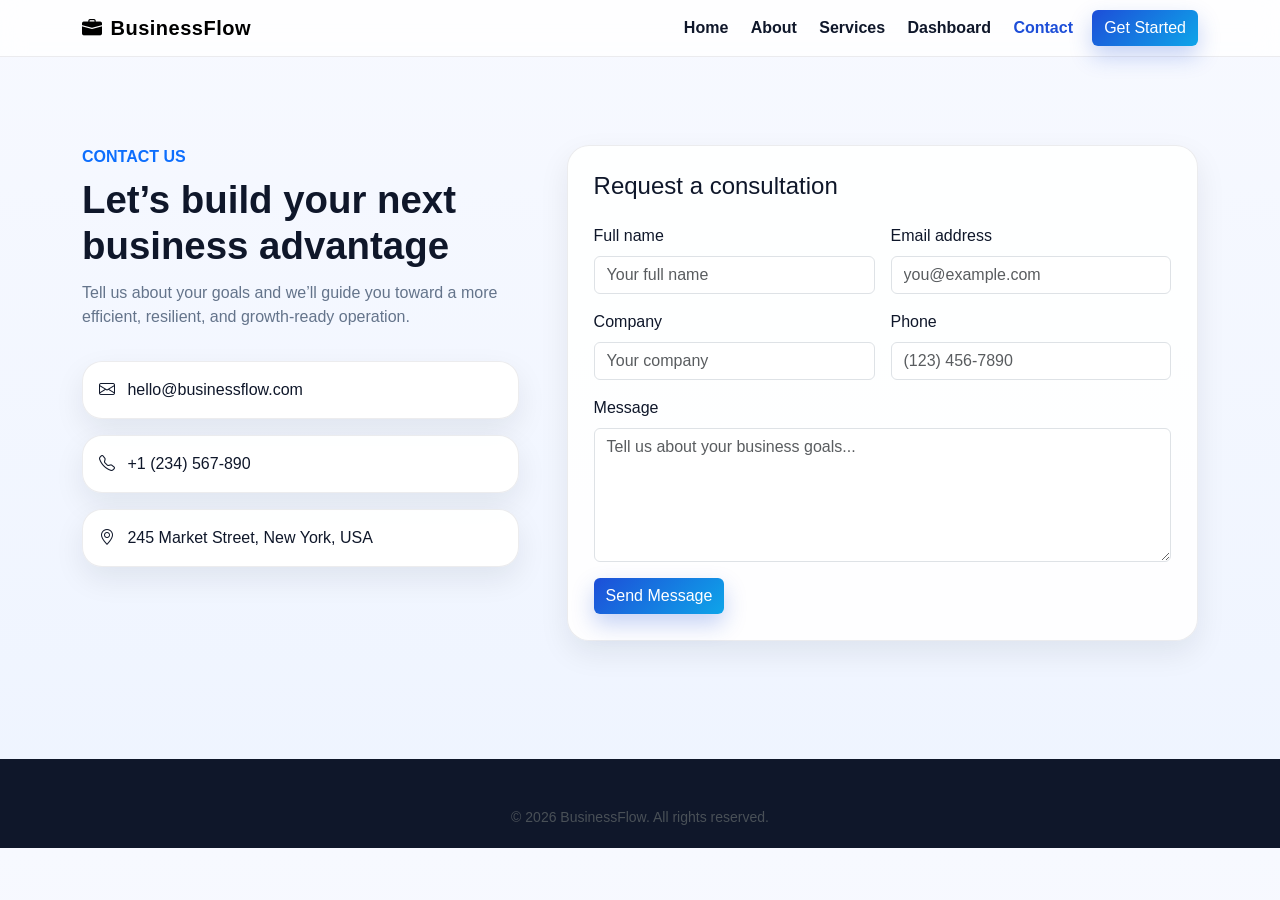
<file: contact.html>
<!DOCTYPE html>
<html lang="en">
  <head>
    <meta charset="UTF-8" />
    <meta name="viewport" content="width=device-width, initial-scale=1.0" />
    <title>Contact | BusinessFlow</title>
    <link href="https://cdn.jsdelivr.net/npm/bootstrap@5.3.3/dist/css/bootstrap.min.css" rel="stylesheet" />
    <link rel="stylesheet" href="https://cdn.jsdelivr.net/npm/bootstrap-icons@1.11.3/font/bootstrap-icons.min.css" />
    <link rel="stylesheet" href="styles.css" />
  </head>
  <body>
    <nav class="navbar navbar-expand-lg sticky-top">
      <div class="container">
        <a class="navbar-brand" href="index.html"><i class="bi bi-briefcase-fill me-2"></i>BusinessFlow</a>
        <button class="navbar-toggler" type="button" data-bs-toggle="collapse" data-bs-target="#mainNav">
          <span class="navbar-toggler-icon"></span>
        </button>
        <div class="collapse navbar-collapse" id="mainNav">
          <ul class="navbar-nav ms-auto align-items-lg-center">
            <li class="nav-item"><a class="nav-link" href="index.html">Home</a></li>
            <li class="nav-item"><a class="nav-link" href="about.html">About</a></li>
            <li class="nav-item"><a class="nav-link" href="services.html">Services</a></li>
            <li class="nav-item"><a class="nav-link" href="dashboard.html">Dashboard</a></li>
            <li class="nav-item"><a class="nav-link active" href="contact.html">Contact</a></li>
            <li class="nav-item ms-lg-2"><a class="btn btn-primary" href="dashboard.html">Get Started</a></li>
          </ul>
        </div>
      </div>
    </nav>

    <main class="page-shell">
      <section class="container py-5">
        <div class="row g-5 align-items-start">
          <div class="col-lg-5">
            <p class="text-primary fw-bold mb-2">CONTACT US</p>
            <h1 class="section-title">Let’s build your next business advantage</h1>
            <p class="section-subtitle">Tell us about your goals and we’ll guide you toward a more efficient, resilient, and growth-ready operation.</p>
            <div class="d-grid gap-3 mt-4">
              <div class="inline-card p-3">
                <i class="bi bi-envelope me-2"></i> hello@businessflow.com
              </div>
              <div class="inline-card p-3">
                <i class="bi bi-telephone me-2"></i> +1 (234) 567-890
              </div>
              <div class="inline-card p-3">
                <i class="bi bi-geo-alt me-2"></i> 245 Market Street, New York, USA
              </div>
            </div>
          </div>
          <div class="col-lg-7">
            <div class="form-card">
              <h4 class="mb-4">Request a consultation</h4>
              <form id="contactForm">
                <div class="row g-3">
                  <div class="col-md-6">
                    <label class="form-label">Full name</label>
                    <input type="text" class="form-control" placeholder="Your full name" required />
                  </div>
                  <div class="col-md-6">
                    <label class="form-label">Email address</label>
                    <input type="email" class="form-control" placeholder="you@example.com" required />
                  </div>
                  <div class="col-md-6">
                    <label class="form-label">Company</label>
                    <input type="text" class="form-control" placeholder="Your company" />
                  </div>
                  <div class="col-md-6">
                    <label class="form-label">Phone</label>
                    <input type="tel" class="form-control" placeholder="(123) 456-7890" />
                  </div>
                  <div class="col-12">
                    <label class="form-label">Message</label>
                    <textarea class="form-control" rows="5" placeholder="Tell us about your business goals..." required></textarea>
                  </div>
                  <div class="col-12">
                    <button type="submit" class="btn btn-primary">Send Message</button>
                  </div>
                </div>
              </form>
            </div>
          </div>
        </div>
      </section>
    </main>

    <footer class="footer">
      <div class="container">
        <div class="text-center small text-light-emphasis">© 2026 BusinessFlow. All rights reserved.</div>
      </div>
    </footer>

    <script src="https://cdn.jsdelivr.net/npm/bootstrap@5.3.3/dist/js/bootstrap.bundle.min.js"></script>
    <script src="script.js"></script>
  </body>
</html>
</file>
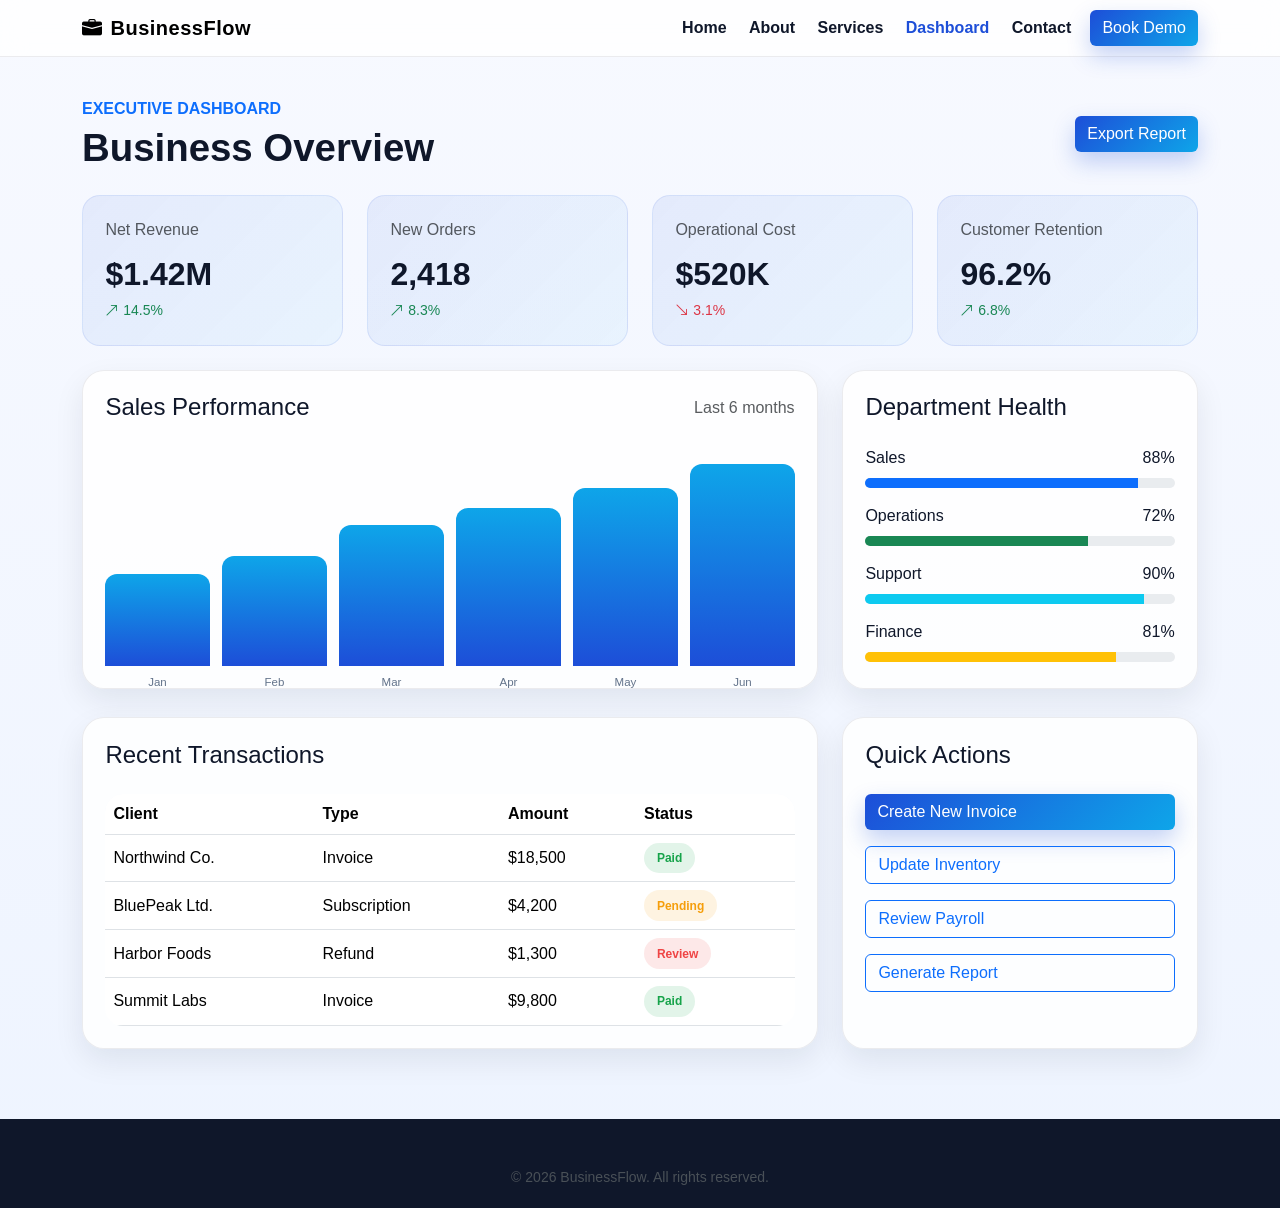
<file: dashboard.html>
<!DOCTYPE html>
<html lang="en">
  <head>
    <meta charset="UTF-8" />
    <meta name="viewport" content="width=device-width, initial-scale=1.0" />
    <title>Dashboard | BusinessFlow</title>
    <link href="https://cdn.jsdelivr.net/npm/bootstrap@5.3.3/dist/css/bootstrap.min.css" rel="stylesheet" />
    <link rel="stylesheet" href="https://cdn.jsdelivr.net/npm/bootstrap-icons@1.11.3/font/bootstrap-icons.min.css" />
    <link rel="stylesheet" href="styles.css" />
  </head>
  <body>
    <nav class="navbar navbar-expand-lg sticky-top">
      <div class="container">
        <a class="navbar-brand" href="index.html"><i class="bi bi-briefcase-fill me-2"></i>BusinessFlow</a>
        <button class="navbar-toggler" type="button" data-bs-toggle="collapse" data-bs-target="#mainNav">
          <span class="navbar-toggler-icon"></span>
        </button>
        <div class="collapse navbar-collapse" id="mainNav">
          <ul class="navbar-nav ms-auto align-items-lg-center">
            <li class="nav-item"><a class="nav-link" href="index.html">Home</a></li>
            <li class="nav-item"><a class="nav-link" href="about.html">About</a></li>
            <li class="nav-item"><a class="nav-link" href="services.html">Services</a></li>
            <li class="nav-item"><a class="nav-link active" href="dashboard.html">Dashboard</a></li>
            <li class="nav-item"><a class="nav-link" href="contact.html">Contact</a></li>
            <li class="nav-item ms-lg-2"><a class="btn btn-primary" href="contact.html">Book Demo</a></li>
          </ul>
        </div>
      </div>
    </nav>

    <main class="dashboard-shell">
      <div class="container">
        <div class="d-flex justify-content-between align-items-center flex-wrap gap-3 mb-4">
          <div>
            <p class="text-primary fw-bold mb-1">EXECUTIVE DASHBOARD</p>
            <h1 class="section-title mb-0">Business Overview</h1>
          </div>
          <button class="btn btn-primary">Export Report</button>
        </div>

        <div class="row g-4 mb-4">
          <div class="col-md-6 col-xl-3">
            <div class="kpi-card h-100">
              <p class="text-muted mb-2">Net Revenue</p>
              <div class="kpi-figure">$1.42M</div>
              <small class="text-success"><i class="bi bi-arrow-up-right"></i> 14.5%</small>
            </div>
          </div>
          <div class="col-md-6 col-xl-3">
            <div class="kpi-card h-100">
              <p class="text-muted mb-2">New Orders</p>
              <div class="kpi-figure">2,418</div>
              <small class="text-success"><i class="bi bi-arrow-up-right"></i> 8.3%</small>
            </div>
          </div>
          <div class="col-md-6 col-xl-3">
            <div class="kpi-card h-100">
              <p class="text-muted mb-2">Operational Cost</p>
              <div class="kpi-figure">$520K</div>
              <small class="text-danger"><i class="bi bi-arrow-down-right"></i> 3.1%</small>
            </div>
          </div>
          <div class="col-md-6 col-xl-3">
            <div class="kpi-card h-100">
              <p class="text-muted mb-2">Customer Retention</p>
              <div class="kpi-figure">96.2%</div>
              <small class="text-success"><i class="bi bi-arrow-up-right"></i> 6.8%</small>
            </div>
          </div>
        </div>

        <div class="row g-4">
          <div class="col-xl-8">
            <div class="content-panel h-100">
              <div class="d-flex justify-content-between align-items-center mb-4">
                <h4 class="mb-0">Sales Performance</h4>
                <span class="text-muted">Last 6 months</span>
              </div>
              <div class="chart-bars">
                <div class="bar" style="height: 42%;"><span>Jan</span></div>
                <div class="bar" style="height: 50%;"><span>Feb</span></div>
                <div class="bar" style="height: 64%;"><span>Mar</span></div>
                <div class="bar" style="height: 72%;"><span>Apr</span></div>
                <div class="bar" style="height: 81%;"><span>May</span></div>
                <div class="bar" style="height: 92%;"><span>Jun</span></div>
              </div>
            </div>
          </div>
          <div class="col-xl-4">
            <div class="content-panel h-100">
              <h4 class="mb-4">Department Health</h4>
              <div class="mb-3">
                <div class="d-flex justify-content-between"><span>Sales</span><span>88%</span></div>
                <div class="progress mt-2" style="height: 10px;">
                  <div class="progress-bar bg-primary" style="width: 88%"></div>
                </div>
              </div>
              <div class="mb-3">
                <div class="d-flex justify-content-between"><span>Operations</span><span>72%</span></div>
                <div class="progress mt-2" style="height: 10px;">
                  <div class="progress-bar bg-success" style="width: 72%"></div>
                </div>
              </div>
              <div class="mb-3">
                <div class="d-flex justify-content-between"><span>Support</span><span>90%</span></div>
                <div class="progress mt-2" style="height: 10px;">
                  <div class="progress-bar bg-info" style="width: 90%"></div>
                </div>
              </div>
              <div>
                <div class="d-flex justify-content-between"><span>Finance</span><span>81%</span></div>
                <div class="progress mt-2" style="height: 10px;">
                  <div class="progress-bar bg-warning" style="width: 81%"></div>
                </div>
              </div>
            </div>
          </div>
        </div>

        <div class="row g-4 mt-1">
          <div class="col-lg-8">
            <div class="content-panel">
              <h4 class="mb-4">Recent Transactions</h4>
              <div class="table-responsive">
                <table class="table align-middle mb-0">
                  <thead>
                    <tr>
                      <th>Client</th>
                      <th>Type</th>
                      <th>Amount</th>
                      <th>Status</th>
                    </tr>
                  </thead>
                  <tbody>
                    <tr>
                      <td>Northwind Co.</td>
                      <td>Invoice</td>
                      <td>$18,500</td>
                      <td><span class="status-badge status-paid">Paid</span></td>
                    </tr>
                    <tr>
                      <td>BluePeak Ltd.</td>
                      <td>Subscription</td>
                      <td>$4,200</td>
                      <td><span class="status-badge status-pending">Pending</span></td>
                    </tr>
                    <tr>
                      <td>Harbor Foods</td>
                      <td>Refund</td>
                      <td>$1,300</td>
                      <td><span class="status-badge status-low">Review</span></td>
                    </tr>
                    <tr>
                      <td>Summit Labs</td>
                      <td>Invoice</td>
                      <td>$9,800</td>
                      <td><span class="status-badge status-paid">Paid</span></td>
                    </tr>
                  </tbody>
                </table>
              </div>
            </div>
          </div>
          <div class="col-lg-4">
            <div class="content-panel h-100">
              <h4 class="mb-4">Quick Actions</h4>
              <div class="d-grid gap-3">
                <button class="btn btn-primary text-start">Create New Invoice</button>
                <button class="btn btn-outline-primary text-start">Update Inventory</button>
                <button class="btn btn-outline-primary text-start">Review Payroll</button>
                <button class="btn btn-outline-primary text-start">Generate Report</button>
              </div>
            </div>
          </div>
        </div>
      </div>
    </main>

    <footer class="footer">
      <div class="container">
        <div class="text-center small text-light-emphasis">© 2026 BusinessFlow. All rights reserved.</div>
      </div>
    </footer>

    <script src="https://cdn.jsdelivr.net/npm/bootstrap@5.3.3/dist/js/bootstrap.bundle.min.js"></script>
    <script src="script.js"></script>
  </body>
</html>
</file>
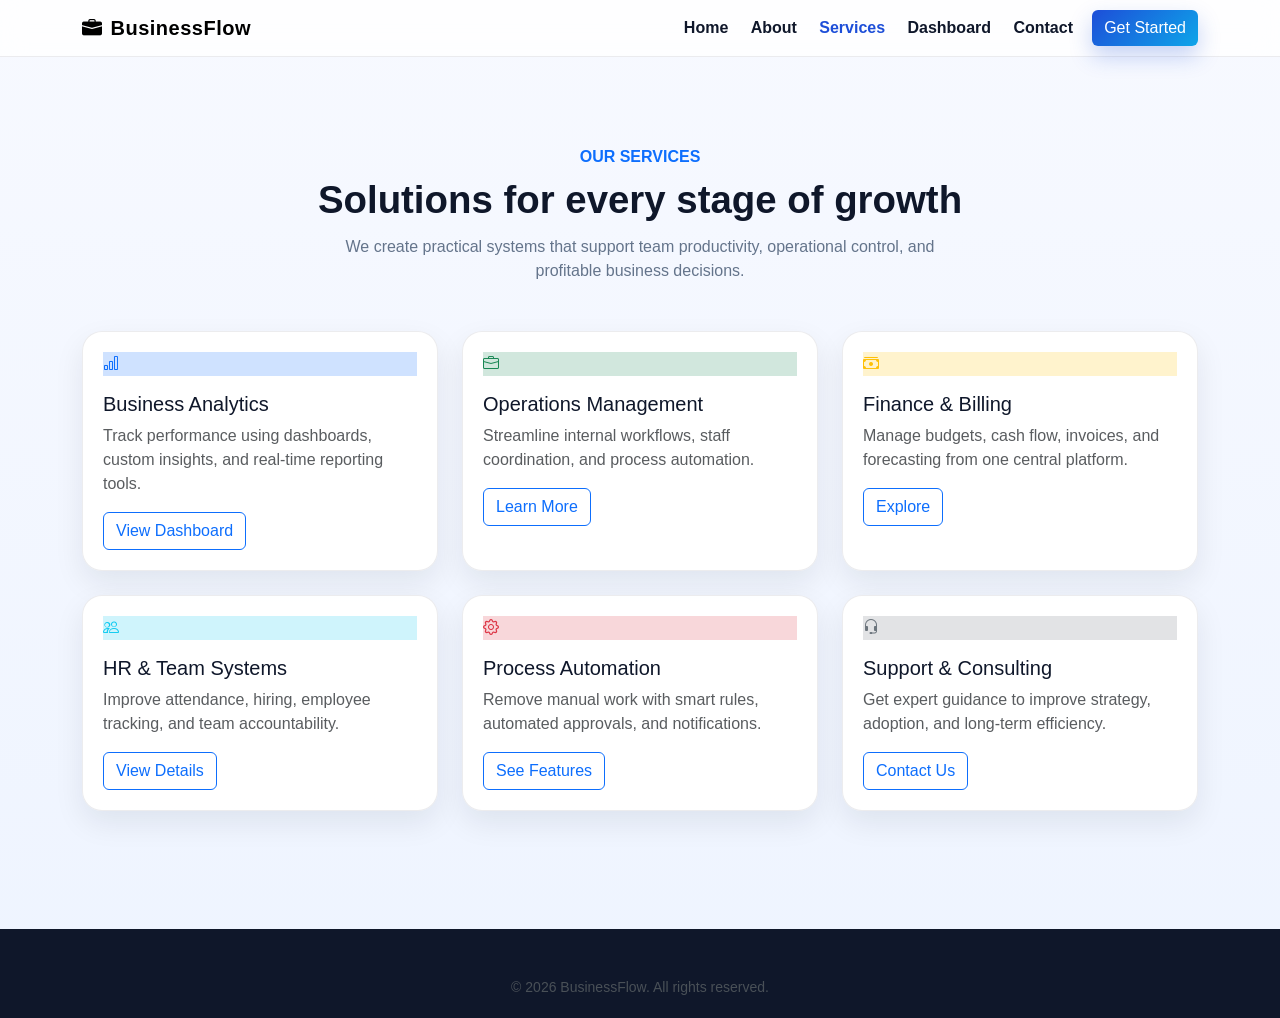
<file: services.html>
<!DOCTYPE html>
<html lang="en">
  <head>
    <meta charset="UTF-8" />
    <meta name="viewport" content="width=device-width, initial-scale=1.0" />
    <title>Services | BusinessFlow</title>
    <link href="https://cdn.jsdelivr.net/npm/bootstrap@5.3.3/dist/css/bootstrap.min.css" rel="stylesheet" />
    <link rel="stylesheet" href="https://cdn.jsdelivr.net/npm/bootstrap-icons@1.11.3/font/bootstrap-icons.min.css" />
    <link rel="stylesheet" href="styles.css" />
  </head>
  <body>
    <nav class="navbar navbar-expand-lg sticky-top">
      <div class="container">
        <a class="navbar-brand" href="index.html"><i class="bi bi-briefcase-fill me-2"></i>BusinessFlow</a>
        <button class="navbar-toggler" type="button" data-bs-toggle="collapse" data-bs-target="#mainNav">
          <span class="navbar-toggler-icon"></span>
        </button>
        <div class="collapse navbar-collapse" id="mainNav">
          <ul class="navbar-nav ms-auto align-items-lg-center">
            <li class="nav-item"><a class="nav-link" href="index.html">Home</a></li>
            <li class="nav-item"><a class="nav-link" href="about.html">About</a></li>
            <li class="nav-item"><a class="nav-link active" href="services.html">Services</a></li>
            <li class="nav-item"><a class="nav-link" href="dashboard.html">Dashboard</a></li>
            <li class="nav-item"><a class="nav-link" href="contact.html">Contact</a></li>
            <li class="nav-item ms-lg-2"><a class="btn btn-primary" href="dashboard.html">Get Started</a></li>
          </ul>
        </div>
      </div>
    </nav>

    <main class="page-shell">
      <section class="container py-5">
        <div class="text-center mb-5">
          <p class="text-primary fw-bold mb-2">OUR SERVICES</p>
          <h1 class="section-title">Solutions for every stage of growth</h1>
          <p class="section-subtitle mx-auto">We create practical systems that support team productivity, operational control, and profitable business decisions.</p>
        </div>

        <div class="row g-4">
          <div class="col-md-6 col-xl-4">
            <div class="product-card h-100">
              <div class="icon-box bg-primary-subtle text-primary mb-3"><i class="bi bi-bar-chart"></i></div>
              <h5>Business Analytics</h5>
              <p class="text-muted">Track performance using dashboards, custom insights, and real-time reporting tools.</p>
              <a href="dashboard.html" class="btn btn-outline-primary">View Dashboard</a>
            </div>
          </div>
          <div class="col-md-6 col-xl-4">
            <div class="product-card h-100">
              <div class="icon-box bg-success-subtle text-success mb-3"><i class="bi bi-briefcase"></i></div>
              <h5>Operations Management</h5>
              <p class="text-muted">Streamline internal workflows, staff coordination, and process automation.</p>
              <a href="dashboard.html" class="btn btn-outline-primary">Learn More</a>
            </div>
          </div>
          <div class="col-md-6 col-xl-4">
            <div class="product-card h-100">
              <div class="icon-box bg-warning-subtle text-warning mb-3"><i class="bi bi-cash-stack"></i></div>
              <h5>Finance & Billing</h5>
              <p class="text-muted">Manage budgets, cash flow, invoices, and forecasting from one central platform.</p>
              <a href="dashboard.html" class="btn btn-outline-primary">Explore</a>
            </div>
          </div>
          <div class="col-md-6 col-xl-4">
            <div class="product-card h-100">
              <div class="icon-box bg-info-subtle text-info mb-3"><i class="bi bi-people"></i></div>
              <h5>HR & Team Systems</h5>
              <p class="text-muted">Improve attendance, hiring, employee tracking, and team accountability.</p>
              <a href="dashboard.html" class="btn btn-outline-primary">View Details</a>
            </div>
          </div>
          <div class="col-md-6 col-xl-4">
            <div class="product-card h-100">
              <div class="icon-box bg-danger-subtle text-danger mb-3"><i class="bi bi-gear"></i></div>
              <h5>Process Automation</h5>
              <p class="text-muted">Remove manual work with smart rules, automated approvals, and notifications.</p>
              <a href="dashboard.html" class="btn btn-outline-primary">See Features</a>
            </div>
          </div>
          <div class="col-md-6 col-xl-4">
            <div class="product-card h-100">
              <div class="icon-box bg-secondary-subtle text-secondary mb-3"><i class="bi bi-headset"></i></div>
              <h5>Support & Consulting</h5>
              <p class="text-muted">Get expert guidance to improve strategy, adoption, and long-term efficiency.</p>
              <a href="contact.html" class="btn btn-outline-primary">Contact Us</a>
            </div>
          </div>
        </div>
      </section>
    </main>

    <footer class="footer">
      <div class="container">
        <div class="text-center small text-light-emphasis">© 2026 BusinessFlow. All rights reserved.</div>
      </div>
    </footer>

    <script src="https://cdn.jsdelivr.net/npm/bootstrap@5.3.3/dist/js/bootstrap.bundle.min.js"></script>
    <script src="script.js"></script>
  </body>
</html>
</file>
<file: styles.css>
:root {
  --primary: #1d4ed8;
  --primary-dark: #0f172a;
  --secondary: #0ea5e9;
  --success: #16a34a;
  --warning: #f59e0b;
  --danger: #ef4444;
  --light: #f8fafc;
  --muted: #64748b;
  --card: #ffffff;
  --bg: #eef4ff;
  --line: rgba(15, 23, 42, 0.08);
  --shadow: 0 12px 30px rgba(15, 23, 42, 0.08);
}

* {
  box-sizing: border-box;
}

html {
  scroll-behavior: smooth;
}

body {
  font-family: 'Segoe UI', Tahoma, Geneva, Verdana, sans-serif;
  background: linear-gradient(180deg, #f7f9ff 0%, #eef4ff 100%);
  color: var(--primary-dark);
}

img {
  max-width: 100%;
}

.navbar {
  background: rgba(255, 255, 255, 0.8);
  backdrop-filter: blur(12px);
  border-bottom: 1px solid var(--line);
}

.navbar-brand {
  font-weight: 800;
  letter-spacing: 0.5px;
}

.navbar-nav .nav-link {
  color: var(--primary-dark);
  font-weight: 600;
  margin: 0 0.2rem;
}

.navbar-nav .nav-link:hover,
.navbar-nav .nav-link.active {
  color: var(--primary);
}

.btn-primary {
  background: linear-gradient(135deg, var(--primary), var(--secondary));
  border: none;
  box-shadow: 0 10px 22px rgba(29, 78, 216, 0.25);
}

.btn-primary:hover {
  background: linear-gradient(135deg, #1e40af, #0284c7);
}

.hero-section {
  background: radial-gradient(circle at top left, rgba(14, 165, 233, 0.19), transparent 35%),
              linear-gradient(135deg, #edf5ff 0%, #ffffff 48%, #edf6ff 100%);
  padding: 100px 0 80px;
}

.hero-badge {
  display: inline-flex;
  align-items: center;
  gap: 0.5rem;
  background: rgba(29, 78, 216, 0.08);
  color: var(--primary);
  border: 1px solid rgba(29, 78, 216, 0.12);
  border-radius: 999px;
  padding: 0.5rem 0.9rem;
  font-size: 0.85rem;
  font-weight: 700;
}

.hero-title {
  font-size: clamp(2.5rem, 5vw, 4.6rem);
  line-height: 1.1;
  font-weight: 800;
  margin: 1rem 0;
}

.hero-title .accent {
  color: var(--primary);
}

.hero-copy {
  color: var(--muted);
  font-size: 1.08rem;
  max-width: 560px;
}

.hero-actions {
  margin-top: 1.5rem;
  display: flex;
  gap: 1rem;
  flex-wrap: wrap;
}

.metric-card,
.info-card,
.stat-card,
.panel-card,
.product-card,
.team-card,
.inline-card {
  background: rgba(255, 255, 255, 0.94);
  border: 1px solid var(--line);
  border-radius: 20px;
  box-shadow: var(--shadow);
}

.metric-card {
  padding: 1.5rem;
}

.metric-card .icon-box {
  width: 54px;
  height: 54px;
  display: grid;
  place-items: center;
  border-radius: 14px;
  font-size: 1.4rem;
  margin-bottom: 1rem;
}

.section {
  padding: 90px 0;
}

.section-title {
  font-size: clamp(2rem, 3vw, 2.8rem);
  font-weight: 800;
  margin-bottom: 0.75rem;
}

.section-subtitle {
  color: var(--muted);
  max-width: 620px;
  margin-bottom: 2rem;
}

.feature-list {
  display: grid;
  gap: 1.2rem;
}

.feature-item {
  padding: 1.5rem;
  border-radius: 18px;
  background: rgba(255, 255, 255, 0.8);
  border: 1px solid var(--line);
}

.feature-item .icon {
  width: 50px;
  height: 50px;
  background: rgba(29, 78, 216, 0.1);
  color: var(--primary);
  border-radius: 12px;
  display: grid;
  place-items: center;
  font-size: 1.2rem;
  margin-bottom: 1rem;
}

.stat-grid {
  display: grid;
  grid-template-columns: repeat(auto-fit, minmax(180px, 1fr));
  gap: 1.2rem;
}

.stat-card {
  padding: 1.4rem 1.2rem;
}

.stat-card .value {
  font-size: 2rem;
  font-weight: 800;
  color: var(--primary-dark);
}

.stat-card .label {
  color: var(--muted);
  margin-top: 0.45rem;
}

.dashboard-shell,
.page-shell {
  padding: 40px 0 70px;
}

.content-panel {
  background: rgba(255, 255, 255, 0.86);
  border: 1px solid var(--line);
  border-radius: 22px;
  box-shadow: var(--shadow);
  padding: 1.4rem;
}

.kpi-card {
  border-radius: 18px;
  background: linear-gradient(135deg, rgba(29, 78, 216, 0.08), rgba(14, 165, 233, 0.05));
  border: 1px solid rgba(29, 78, 216, 0.1);
  padding: 1.4rem;
  height: 100%;
}

.kpi-card .kpi-figure {
  font-size: 2rem;
  font-weight: 800;
}

.chart-bars {
  display: flex;
  align-items: end;
  gap: 0.8rem;
  height: 220px;
  margin-top: 1.5rem;
}

.chart-bars .bar {
  flex: 1;
  border-radius: 12px 12px 0 0;
  background: linear-gradient(180deg, var(--secondary), var(--primary));
  min-height: 60px;
  position: relative;
}

.chart-bars .bar span {
  position: absolute;
  bottom: -25px;
  left: 50%;
  transform: translateX(-50%);
  font-size: 0.72rem;
  color: var(--muted);
}

.table-responsive {
  border-radius: 18px;
  overflow: hidden;
}

.table thead {
  background: #f5f8ff;
}

.status-badge {
  display: inline-flex;
  align-items: center;
  padding: 0.4rem 0.8rem;
  border-radius: 999px;
  font-size: 0.75rem;
  font-weight: 700;
}

.status-paid {
  background: rgba(22, 163, 74, 0.12);
  color: var(--success);
}

.status-pending {
  background: rgba(245, 158, 11, 0.12);
  color: var(--warning);
}

.status-low {
  background: rgba(239, 68, 68, 0.12);
  color: var(--danger);
}

.team-card,
.product-card {
  padding: 1.25rem;
}

.avatar {
  width: 54px;
  height: 54px;
  border-radius: 50%;
  background: linear-gradient(135deg, var(--primary), var(--secondary));
  display: grid;
  place-items: center;
  color: white;
  font-weight: 700;
  margin-bottom: 1rem;
}

.contact-form,
.form-card {
  background: rgba(255, 255, 255, 0.9);
  border: 1px solid var(--line);
  border-radius: 22px;
  box-shadow: var(--shadow);
  padding: 1.6rem;
}

.footer {
  background: #0f172a;
  color: #dfeafc;
  padding: 3rem 0 1.25rem;
}

.footer a {
  color: #dfeafc;
  text-decoration: none;
}

.footer a:hover {
  color: #fff;
}

.hero-visual {
  position: relative;
  padding: 1rem;
}

.hero-panel {
  background: rgba(255, 255, 255, 0.96);
  border: 1px solid var(--line);
  border-radius: 24px;
  padding: 1.5rem;
}

.mini-chart {
  display: flex;
  align-items: end;
  gap: 0.75rem;
  height: 180px;
  padding: 1rem 0.25rem 0;
}

.mini-chart span {
  flex: 1;
  border-radius: 12px 12px 0 0;
  background: linear-gradient(180deg, var(--secondary), var(--primary));
  min-height: 20px;
}

.cta-banner {
  background: linear-gradient(135deg, rgba(29, 78, 216, 0.08), rgba(14, 165, 233, 0.10));
  border: 1px solid rgba(29, 78, 216, 0.12);
  border-radius: 28px;
  padding: 3rem 1.5rem;
  box-shadow: var(--shadow);
}

.testimonial-card {
  border-radius: 20px;
}

@media (max-width: 767.98px) {
  .hero-section {
    padding-top: 80px;
  }

  .hero-actions {
    flex-direction: column;
    align-items: stretch;
  }

  .section {
    padding: 70px 0;
  }
}
</file>
